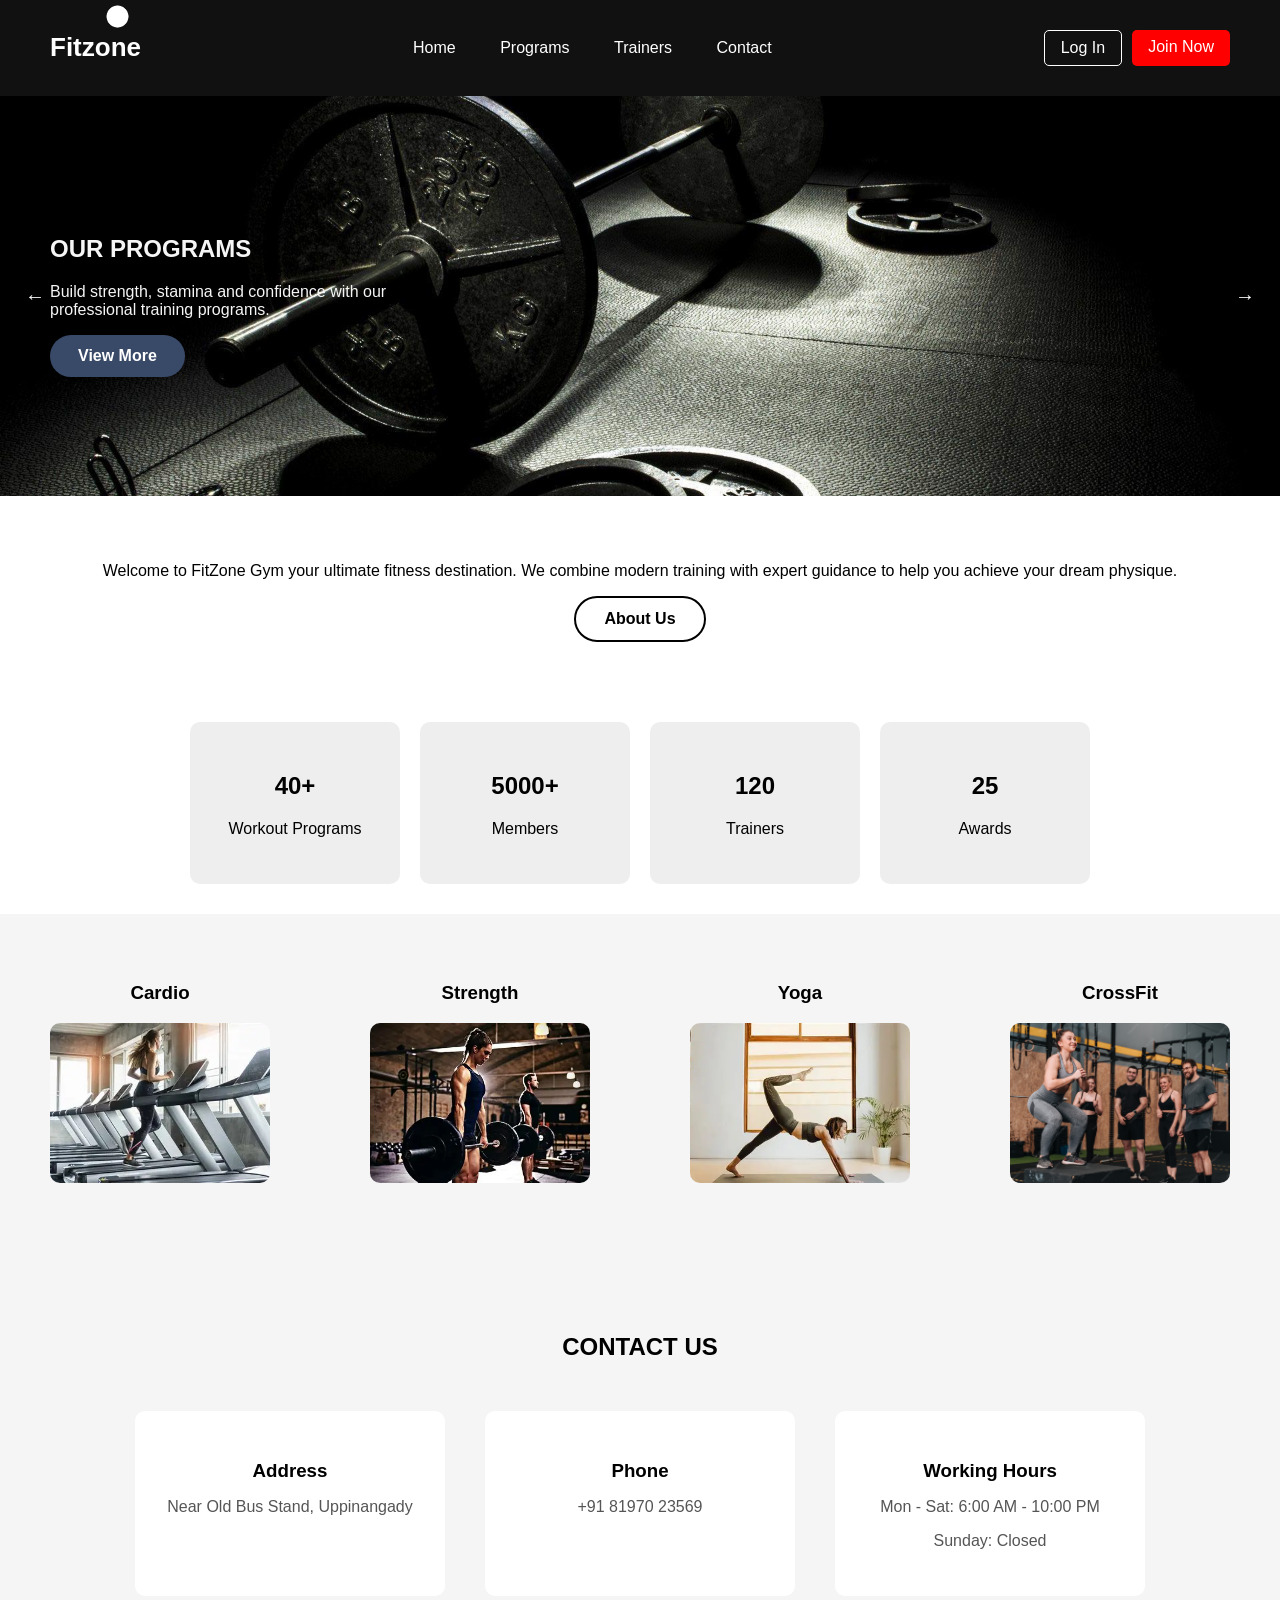
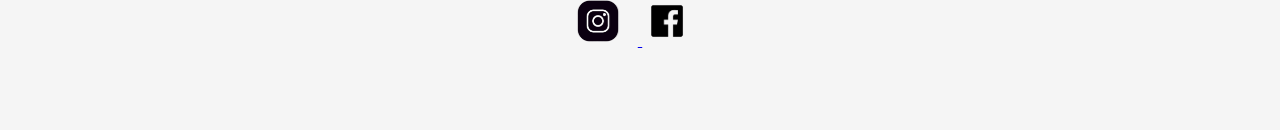
<file: index.html>
<html lang="en">
<meta charset="UTF-8">
<meta name="viewport" content="width=device-width, initial-scale=1.0">
<title>Gym Website</title>
<link rel="stylesheet" href="css/style.css">
  <script src="js/script.js"></script>
</head>
<body>

<header class="navbar">
  <h1 class="logo">Fitzone</h1>

<nav>
  <a href="#" class="nav-item">Home</a>
  <a href="#" class="nav-item">Programs</a>
  <a href="#" class="nav-item">Trainers</a>
  <a href="#" class="nav-item">Contact</a>
</nav>

<div class="nav-buttons">
  <a href="#" class="nav-item login-btn">Log In</a>
  <a href="#" class="nav-item join-btn">Join Now</a>
</div>

  <!-- your "man" -->
  <div id="character">
<img src="images/man.jpeg"  alt="man">
</div>
</header>

  <section class="hero-slider">
    <button class="prev">←</button>
    <button class="next">→</button>
  
    <div class="overlay">
      <h2>OUR PROGRAMS</h2>
      <p>Build strength, stamina and confidence with our professional training programs.</p>
      <a href="#" class="btn">View More</a>
    </div>

  </section>

<section class="about">
  <p>
    Welcome to FitZone Gym your ultimate fitness destination. We combine modern training with expert guidance to help you achieve your dream physique.
  </p>
  <a href="#" class="btn dark">About Us</a>
</section>

<section class="stats">
  <div class="stat-box">
    <h2>40+</h2>
    <p>Workout Programs</p>
  </div>
  <div class="stat-box">
    <h2>5000+</h2>
    <p>Members</p>
  </div>
  <div class="stat-box">
    <h2>120</h2>
    <p>Trainers</p>
  </div>
  <div class="stat-box">
    <h2>25</h2>
    <p>Awards</p>
  </div>
</section>

<section class="products">
  <div class="product pink">
    <h3>Cardio</h3>
    <img src="images/cardio.jpg" alt="cardio">
  </div>
  <div class="product yellow" >
    <h3>Strength</h3>
    <img src="images/strth.jpg" alt="strength">
  </div>
  <div class="product blue">
    <h3>Yoga</h3>
    <img src="images/yoga.jpg" alt="yoga">
  </div>
  <div class="product orange">
    <h3>CrossFit</h3>
    <img src="images/crs.jpg" alt="crossfit">
  </div>
</section>

<section class="contact-info">

  <h2>CONTACT US</h2>

  <div class="contact-boxes">

    <div class="info-box">
      <h3>Address</h3>
      <p>Near Old Bus Stand, Uppinangady</p>
    </div>

    <div class="info-box">
      <h3>Phone</h3>
      <p>+91 81970 23569</p>
    </div>

    <div class="info-box">
      <h3>Working Hours</h3>
      <p>Mon - Sat: 6:00 AM - 10:00 PM</p>
      <p>Sunday: Closed</p>
    </div>

  </div>
<div class="social-icons">

  <a href="#" target="_blank">
    <img src="images/insta.jpeg" alt="Instagram">
  </a>

  <a href="#" target="_blank">
    <img src="images/fb.jpeg" alt="Facebook">
  </a>

</div>
<script>
const character = document.getElementById("character");
const items = document.querySelectorAll(".nav-item");

items.forEach(item => {
  item.addEventListener("mouseenter", () => {
    const rect = item.getBoundingClientRect();
    const parentRect = document.querySelector(".navbar").getBoundingClientRect();

    character.style.left = (rect.left - parentRect.left + rect.width/2 - 20) + "px";

    // jump effect
    character.classList.remove("jump");
    void character.offsetWidth;
    character.classList.add("jump");
  });
});

</script>
</body>
</html>
</file>
<file: css/style.css>
body {
  margin: 0;
  font-family: Arial, sans-serif;
}

header {
  background: #000000;
  color: white;
  padding: 20px 40px;
  display: flex;
  justify-content: space-between;
  align-items: center;
}

.header {
  padding: 20px 50px;
  background: #695839;
  color: white;
}

/* this aligns text + button */
.logo-area {
  display: flex;
  align-items: center;
  gap: 20px; /* space between FITZONE and button */
}

.hero {
  color: black;
  padding: 60px 40px;
  display: flex;
  justify-content: space-between;
  align-items: center;
}


.btn {
  display: inline-block;
  padding: 12px 28px;
  background: #394A69;
  color: white;
  font-weight: bold;
  text-decoration: none;
  border-radius: 30px;
  transition: all 0.4s ease; /* THIS is the key */
}

/* smooth color change */
.btn:hover {
  background: #ff416c;
}

.btn.dark {
  background: transparent;
  color: black;
  border: 2px solid black;
  transition: all 0.4s ease;
}

.btn.dark:hover {
  background: black;
  color: white;
}

.about {
  text-align: center;
  padding: 50px 20px;
}

.stats {
  display: flex;
  justify-content: center;
  gap: 20px;
  padding: 30px;
}

.stat-box {
  background: #eee;
  padding: 30px;
  width: 150px;
  text-align: center;
  transition: all 0.3s ease; /* smooth animation */
}

.stat-box:hover {
  transform: translateY(-10px); /* moves up */
  box-shadow: 0 10px 25px rgba(0,0,0,0.2); /* shadow */
}

.stat-box {
  border-radius: 10px;
}

.stat-box:hover {
  transform: translateY(-12px);
  box-shadow: 0 15px 35px rgba(0,0,0,0.25);
}

.products {
  display: flex;
  justify-content: space-around;
  align-items: center;
  padding: 50px 20px;
  gap: 40px;
  background: #f5f5f5;
}

.product {
  text-align: center;
}

.product img {
  width: 220px;
  height: 160px;
  object-fit: cover;
  border-radius: 10px;
  transition: 0.3s ease;
}

/* hover effect */
.product img:hover {
  transform: scale(1.05);
}

.hero-slider {
  position: relative;
  background-image: url('../images/3.jpeg');
  background-size: cover;
  background-position: center;
  transition: background-image 0.5s ease-in-out;
  height: 400px;  
}

/* dark overlay for text */
.overlay {
  position: absolute;
  left: 50px;
  top: 50%;
  transform: translateY(-50%);
  color: whitesmoke;
  max-width: 400px;
}

/* arrows */
.prev, .next {
  position: absolute;
  top: 50%;
  transform: translateY(-50%);
  background: rgba(0,0,0,0.5);
  color: white;
  border: none;
  padding: 10px 15px;
  cursor: pointer;
  font-size: 20px;
}

.prev { left: 10px; }
.next { right: 10px; }

.contact-info {
  padding: 80px 40px;
  text-align: center;
  background: #f5f5f5; /* 🔥 clean light background */
}

.contact-info h2 {
  margin-bottom: 50px;
}

/* container */
.contact-boxes {
  display: flex;
  justify-content: center;
  gap: 40px;
  flex-wrap: wrap;
}

/* each box */
.info-box {
  background: #ffffff;
  padding: 30px;
  width: 250px;
  border-radius: 10px;
  transition: 0.3s ease;
}

/* hover effect */
.info-box:hover {
  transform: translateY(-8px);
  box-shadow: 0 10px 25px rgba(0,0,0,0.15);
}

/* text */
.info-box h3 {
  margin-bottom: 15px;
}

.info-box p {
  color: #555;
}

.social-icons img {
  width: 50px;      /* bigger size */
  height: 50px;     /* same = square */
  object-fit: cover;
  margin-right: 15px;
  cursor: pointer;
  transition: 0.3s ease;
}

/* hover effect */
.social-icons img:hover {
  transform: scale(1.1);
  opacity: 0.8;
}


.nav-buttons {
  display: flex;
  gap: 10px;
}

/* Login (outline style) */
.login-btn {
  padding: 8px 16px;
  border: 1px solid white;
  color: white;
  text-decoration: none;
  border-radius: 5px;
  transition: 0.3s;
}

.login-btn:hover {
  background: white;
  color: black;
}

/* Join Now (solid button) */
.join-btn {
  padding: 8px 16px;
  background: red;
  color: white;
  text-decoration: none;
  border-radius: 5px;
  transition: 0.3s;
}

.join-btn:hover {
  background: darkred;
}

/* fix click turning white */
.join-btn:active,
.join-btn:focus,
.login-btn:active,
.login-btn:focus {
  outline: none;
  background: inherit;
  color: inherit;
}
.navbar {
  display: flex;
  align-items: center;
  justify-content: space-between;
  padding: 15px 50px;
  background: #111;
}

.logo {
  color: white;
  font-size: 26px;
}

nav a {
  position: relative;
  margin: 0 20px;
  text-decoration: none;
  color: white;
  font-size: 16px;
}

/* hidden underline */
nav a::after {
  content: "";
  position: absolute;
  left: 0;
  bottom: -5px;
  width: 0%;
  height: 2px;
  background-color: white;
  transition: width 0.6s ease;
}

/* on hover */
nav a:hover::after {
  width: 100%;
}

.join-btn {
  background: red;
  color: white;
  padding: 8px 16px;
  border-radius: 5px;
}

.navbar {
  position: relative;
}

#character {
  position: absolute;
  top: -1px;   /* 👈 bring it down */
  left: 100px;
  z-index: 1000;
}
#character img {
  width: 35px;   /* smaller = easier to control */
}

.jump {
  animation: jump 0.4s ease;
}

@keyframes jump {
  0% { transform: translateY(0); }
  50% { transform: translateY(-20px); }
  100% { transform: translateY(0); }
}
</file>
